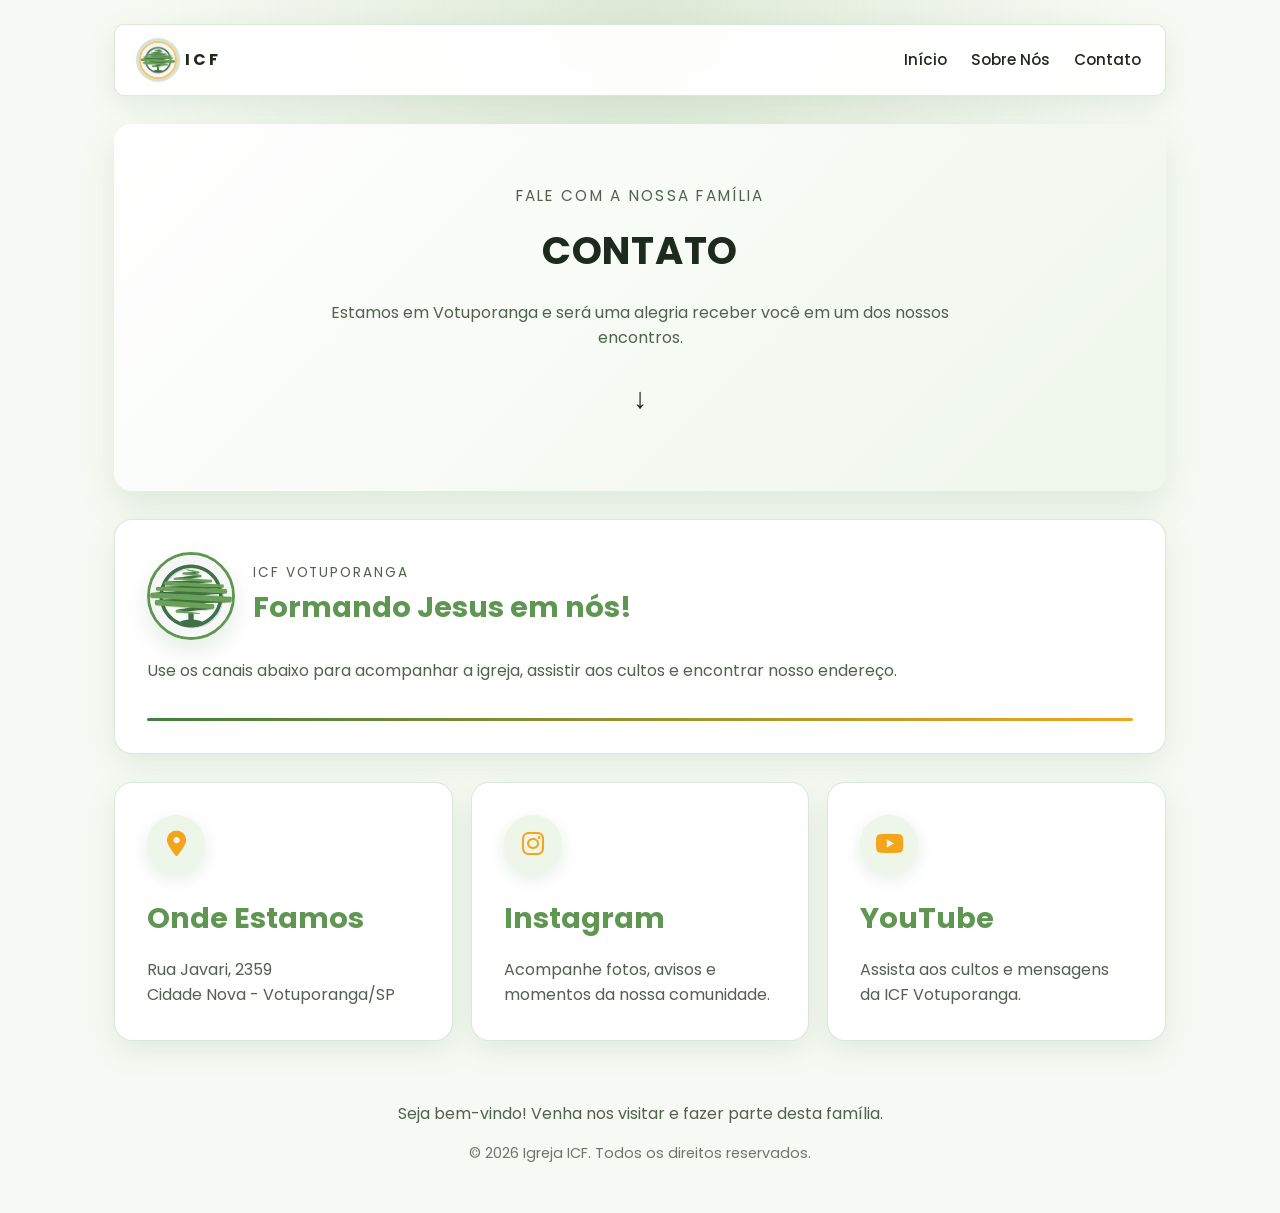
<file: contatos.html>
<!DOCTYPE html>
<html lang="pt-BR">
<head>
    <meta charset="UTF-8">
    <meta name="viewport" content="width=device-width, initial-scale=1.0">
    <title>Contato - Igreja ICF</title>
    <link rel="stylesheet" href="styles.css">
    <link rel="stylesheet" href="contatos.css">
    <link rel="stylesheet" href="https://cdnjs.cloudflare.com/ajax/libs/font-awesome/6.5.1/css/all.min.css">
</head>
<body>
    <div class="pagina">
        <header class="topo">
            <div class="area-logo">
                <img class="logo" src="img/logo.jpg" alt="Logo ICF">
                <span>ICF</span>
            </div>
            <button class="botao-menu" id="botao-menu" aria-label="Abrir menu">☰</button>
            <nav class="menu" id="menu">
                <a href="home.html">Início</a>
                <a href="sobreNos.html">Sobre Nós</a>
                <a href="contatos.html">Contato</a>
            </nav>
        </header>

        <main class="conteudo">
            <section class="capa capa-contato">
                <div class="texto-capa">
                    <p class="subtitulo">Fale com a nossa família</p>
                    <h1>CONTATO</h1>
                    <p class="descricao">Estamos em Votuporanga e será uma alegria receber você em um dos nossos encontros.</p>
                    <div class="seta">↓</div>
                </div>
            </section>

            <section class="cartao contato">
                <div class="cabecalho-contato">
                    <img src="img/logo.jpg" alt="Logo ICF Votuporanga" class="logo-contato">
                    <div>
                        <p class="chamada">ICF Votuporanga</p>
                        <h2>Formando Jesus em nós!</h2>
                    </div>
                </div>
                <p>Use os canais abaixo para acompanhar a igreja, assistir aos cultos e encontrar nosso endereço.</p>
                <div class="barra"></div>
            </section>

            <section class="grade-contato">
                <article class="cartao info-contato">
                    <i class="fa-solid fa-location-dot"></i>
                    <div>
                        <h2>Onde Estamos</h2>
                        <p>Rua Javari, 2359<br>Cidade Nova - Votuporanga/SP</p>
                    </div>
                </article>

                <a class="cartao link-contato" href="https://www.instagram.com/familiavotuporanga/" target="_blank" rel="noopener">
                    <i class="fa-brands fa-instagram"></i>
                    <div>
                        <h2>Instagram</h2>
                        <p>Acompanhe fotos, avisos e momentos da nossa comunidade.</p>
                    </div>
                </a>

                <a class="cartao link-contato" href="https://www.youtube.com/@cristafamiliavotuporanga" target="_blank" rel="noopener">
                    <i class="fa-brands fa-youtube"></i>
                    <div>
                        <h2>YouTube</h2>
                        <p>Assista aos cultos e mensagens da ICF Votuporanga.</p>
                    </div>
                </a>
            </section>
        </main>

        <footer class="rodape">
            <p>Seja bem-vindo! Venha nos visitar e fazer parte desta família.</p>
            <p class="ano-rodape" id="ano"></p>
        </footer>
    </div>
    <script src="scripts.js"></script>
</body>
</html>
</file>
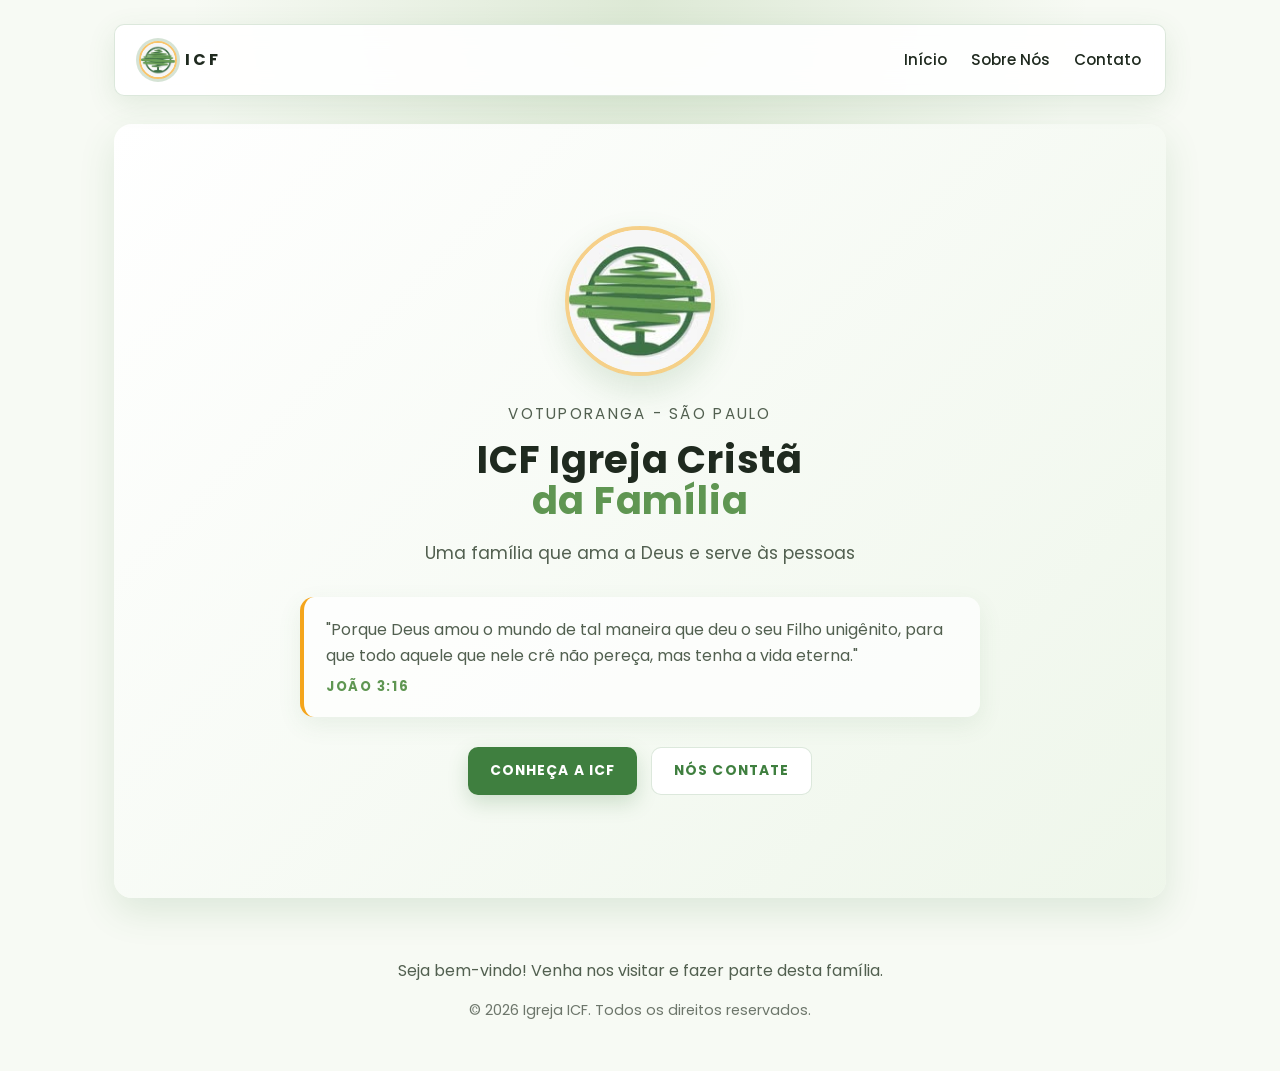
<file: home.html>
<!DOCTYPE html>
<html lang="pt-BR">
<head>
    <meta charset="UTF-8">
    <meta name="viewport" content="width=device-width, initial-scale=1.0">
    <title>Início - Igreja ICF</title>
    <link rel="stylesheet" href="styles.css">
    <link rel="stylesheet" href="home.css">
</head>
<body>
    <div class="pagina">
        <header class="topo">
            <div class="area-logo">
                <img class="logo" src="img/logo.jpg" alt="Logo ICF">
                <span>ICF</span>
            </div>
            <button class="botao-menu" id="botao-menu" aria-label="Abrir menu">☰</button>
            <nav class="menu" id="menu">
                <a href="home.html">Início</a>
                <a href="sobreNos.html">Sobre Nós</a>
                <a href="contatos.html">Contato</a>
            </nav>
        </header>

        <main class="conteudo">
            <section id="home" class="capa inicio">
                <div class="texto-capa">
                    <img class="logo-inicio" src="img/logo.jpg" alt="Logo ICF">
                    <p class="subtitulo">Votuporanga - São Paulo</p>
                    <h1>ICF Igreja Cristã<br><em>da Família</em></h1>
                    <p class="descricao">Uma família que ama a Deus e serve às pessoas</p>
                    <blockquote class="versiculo">
                        "Porque Deus amou o mundo de tal maneira que deu o seu Filho unigênito, para que todo aquele que nele crê não pereça, mas tenha a vida eterna."
                        <cite>João 3:16</cite>
                    </blockquote>
                    <div class="botoes-inicio">
                        <a class="botao principal" href="sobreNos.html">Conheça a ICF</a>
                        <a class="botao secundario" href="contatos.html">Nós contate</a>
                    </div>
                </div>
            </section>
        </main>

        <footer class="rodape">
            <p>Seja bem-vindo! Venha nos visitar e fazer parte desta família.</p>
            <p class="ano-rodape" id="ano"></p>
        </footer>
    </div>
    <script src="scripts.js"></script>
</body>
</html>
</file>
<file: styles.css>
@import url('https://fonts.googleapis.com/css2?family=Poppins:wght@300;500;700&display=swap');

:root {
    color-scheme: light;
    font-family: 'Poppins', sans-serif;
    background: #f7faf4;
    color: #1f2a1f;
    line-height: 1.6;
    --brand-green: #3f7f3f;
    --brand-green-light: #5f9652;
    --brand-amber: #f4a51c;
    --surface: #ffffff;
    --surface-soft: #eef6ea;
    --text-muted: #526050;
    --border-soft: rgba(63, 127, 63, 0.18);
}

* {
    box-sizing: border-box;
}

body {
    margin: 0;
    padding: 0;
    background: radial-gradient(circle at top, rgba(116, 164, 90, 0.2), transparent 36%), #f7faf4;
    animation: aparecerCorpo 0.8s ease-out;
}

@keyframes aparecerCorpo {
    from {
        opacity: 0;
    }
    to {
        opacity: 1;
    }
}

@keyframes subir {
    from {
        opacity: 0;
        transform: translateY(30px);
    }
    to {
        opacity: 1;
        transform: translateY(0);
    }
}

@keyframes aparecer {
    from {
        opacity: 0;
    }
    to {
        opacity: 1;
    }
}

@keyframes pular {
    0%, 100% {
        transform: translateY(0);
    }
    50% {
        transform: translateY(-10px);
    }
}

@keyframes piscar {
    0%, 100% {
        opacity: 1;
    }
    50% {
        opacity: 0.5;
    }
}

@keyframes crescerLargura {
    from {
        width: 0;
    }
    to {
        width: 100%;
    }
}

.pagina {
    max-width: 1100px;
    margin: 0 auto;
    padding: 24px;
}

.topo {
    display: flex;
    justify-content: space-between;
    align-items: center;
    background: rgba(255, 255, 255, 0.92);
    color: #1f2a1f;
    padding: 16px 24px;
    border: 1px solid var(--border-soft);
    border-radius: 10px;
    box-shadow: 0 8px 28px rgba(63, 127, 63, 0.12);
    animation: subir 0.6s ease-out;
    position: sticky;
    top: 0;
    z-index: 100;
    backdrop-filter: blur(12px);
}

.area-logo {
    display: flex;
    align-items: center;
    gap: 8px;
    font-weight: 700;
    letter-spacing: 0.2em;
    animation: aparecer 0.8s ease-out;
}

.logo {
    width: 38px;
    height: 38px;
    border-radius: 50%;
    object-fit: cover;
    border: 2px solid rgba(244, 165, 28, 0.65);
    box-shadow: 0 0 0 3px rgba(63, 127, 63, 0.22);
}

.menu {
    display: flex;
    gap: 24px;
    align-items: center;
}

.menu a {
    color: #1f2a1f;
    text-decoration: none;
    font-size: 0.95rem;
    font-weight: 500;
    position: relative;
    transition: color 0.3s ease;
}

.menu a::after {
    content: '';
    position: absolute;
    bottom: -4px;
    left: 0;
    width: 0;
    height: 2px;
    background: var(--brand-amber);
    transition: width 0.3s ease;
}

.menu a:hover {
    color: var(--brand-amber);
}

.menu a:hover::after {
    width: 100%;
}

.botao-menu {
    display: none;
    background: none;
    border: none;
    color: #1f2a1f;
    font-size: 1.5rem;
    cursor: pointer;
    padding: 8px;
    transition: transform 0.3s ease;
}

.botao-menu:hover {
    transform: scale(1.2);
}

.conteudo {
    display: grid;
    gap: 28px;
    margin-top: 28px;
}

.capa {
    background: linear-gradient(135deg, rgba(255, 255, 255, 0.98), rgba(238, 246, 234, 0.98));
    border-radius: 18px;
    padding: 60px 32px;
    text-align: center;
    box-shadow: 0 14px 36px rgba(63, 127, 63, 0.14);
    animation: subir 0.8s ease-out 0.1s both;
    position: relative;
    overflow: hidden;
}

.capa::before {
    display: none;
}

.texto-capa {
    position: relative;
    z-index: 1;
}

.capa .subtitulo {
    margin: 0 0 12px;
    font-size: 0.95rem;
    color: var(--text-muted);
    letter-spacing: 0.15em;
    text-transform: uppercase;
    animation: aparecer 0.8s ease-out 0.2s both;
}

.capa h1 {
    margin: 0;
    font-size: clamp(2.4rem, 3vw, 4rem);
    letter-spacing: 0.02em;
    animation: subir 0.8s ease-out 0.3s both;
    color: #1f2a1f;
}

.descricao {
    max-width: 700px;
    margin: 18px auto 0;
    color: var(--text-muted);
    animation: subir 0.8s ease-out 0.4s both;
}

.seta {
    margin-top: 24px;
    font-size: 1.8rem;
    animation: pular 2s infinite;
    cursor: pointer;
}

.cartao {
    background: var(--surface);
    border-radius: 18px;
    padding: 32px;
    box-shadow: 0 10px 30px rgba(63, 127, 63, 0.12);
    animation: subir 0.8s ease-out;
    transition: all 0.3s ease;
    border: 1px solid var(--border-soft);
}

.cartao:hover {
    box-shadow: 0 14px 36px rgba(63, 127, 63, 0.18);
    transform: translateY(-2px);
}

.cartao h2 {
    margin-top: 0;
    font-size: 1.8rem;
    color: var(--brand-green-light);
    animation: subir 0.8s ease-out 0.1s both;
}

.cartao p {
    margin: 16px 0 0;
    color: var(--text-muted);
    animation: subir 0.8s ease-out 0.2s both;
}

.barra {
    height: 3px;
    background: linear-gradient(90deg, var(--brand-green) 0%, var(--brand-amber) 100%);
    border-radius: 2px;
    margin-top: 16px;
    animation: subir 0.8s ease-out 0.3s both, crescerLargura 1.5s ease-out 0.6s forwards;
}

.rodape {
    text-align: center;
    margin: 20px auto 0;
    padding: 24px 0;
    color: var(--text-muted);
    animation: subir 0.8s ease-out 0.6s both;
}

.ano-rodape {
    font-size: 0.9rem;
    color: #6d766b;
    margin: 8px 0 0;
}

@media (max-width: 820px) {
    .topo {
        gap: 16px;
    }

    .botao-menu {
        display: block;
    }

    .menu {
        display: none;
        position: absolute;
        top: 60px;
        left: 0;
        right: 0;
        flex-direction: column;
        background: var(--surface);
        padding: 16px 24px;
        gap: 12px;
        border-radius: 0 0 12px 12px;
        width: 100%;
        border: 1px solid var(--border-soft);
        animation: subir 0.3s ease-out;
    }

    .menu.aberto {
        display: flex;
    }

}

@media (max-width: 560px) {
    .pagina {
        padding: 12px;
    }

    .capa,
    .cartao {
        padding: 20px;
    }

    .capa {
        padding: 40px 20px;
    }

}
</file>
<file: contatos.css>
.capa-contato {
    padding-bottom: 70px;
}

.contato {
    display: grid;
    gap: 18px;
}

.cabecalho-contato {
    display: flex;
    align-items: center;
    gap: 18px;
}

.logo-contato {
    width: 88px;
    height: 88px;
    border-radius: 50%;
    object-fit: cover;
    border: 3px solid var(--brand-green-light);
    box-shadow: 0 10px 24px rgba(63, 127, 63, 0.14);
    flex: 0 0 auto;
}

.chamada {
    margin: 0 0 6px;
    color: var(--text-muted);
    font-size: 0.85rem;
    letter-spacing: 0.14em;
    text-transform: uppercase;
}

.contato h2,
.info-contato h2,
.link-contato h2 {
    margin: 0;
}

.contato p {
    margin-top: 0;
}

.grade-contato {
    display: grid;
    grid-template-columns: repeat(3, minmax(0, 1fr));
    gap: 18px;
}

.info-contato,
.link-contato {
    min-height: 230px;
    display: flex;
    flex-direction: column;
    justify-content: space-between;
    gap: 22px;
    color: #1f2a1f;
    text-decoration: none;
}

.info-contato > i,
.link-contato > i {
    width: 58px;
    height: 58px;
    display: inline-flex;
    align-items: center;
    justify-content: center;
    border-radius: 50%;
    background: var(--surface-soft);
    color: var(--brand-amber);
    font-size: 1.6rem;
    box-shadow: 0 6px 18px rgba(63, 127, 63, 0.14);
}

.link-contato {
    cursor: pointer;
}

.link-contato:hover > i {
    transform: scale(1.08) rotate(8deg);
    transition: transform 0.3s ease;
}

@media (max-width: 820px) {
    .grade-contato {
        grid-template-columns: 1fr;
    }
}

@media (max-width: 560px) {
    .cabecalho-contato {
        align-items: flex-start;
        flex-direction: column;
    }

    .logo-contato {
        width: 78px;
        height: 78px;
    }
}
</file>
<file: home.css>
.inicio {
    min-height: calc(100vh - 190px);
    display: flex;
    align-items: center;
    justify-content: center;
    padding: clamp(64px, 8vw, 104px) 32px;
}

.logo-inicio {
    width: 150px;
    height: 150px;
    display: block;
    margin: 0 auto 26px;
    border-radius: 50%;
    object-fit: cover;
    border: 4px solid rgba(244, 165, 28, 0.5);
    box-shadow: 0 14px 32px rgba(63, 127, 63, 0.16);
    animation: aparecer 0.8s ease-out 0.15s both;
}

.inicio h1 {
    line-height: 1.08;
}

.inicio h1 em {
    color: var(--brand-green-light);
    font-style: normal;
}

.inicio .descricao {
    font-size: 1.08rem;
}

.versiculo {
    max-width: 680px;
    margin: 30px auto 0;
    padding: 20px 22px;
    background: rgba(255, 255, 255, 0.72);
    border-left: 4px solid var(--brand-amber);
    border-radius: 14px;
    color: var(--text-muted);
    font-size: 1rem;
    text-align: left;
    box-shadow: 0 8px 24px rgba(63, 127, 63, 0.09);
    animation: subir 0.8s ease-out 0.5s both;
}

.versiculo cite {
    display: block;
    margin-top: 8px;
    color: var(--brand-green-light);
    font-size: 0.82rem;
    font-style: normal;
    font-weight: 700;
    letter-spacing: 0.12em;
    text-transform: uppercase;
}

.botoes-inicio {
    display: flex;
    justify-content: center;
    gap: 14px;
    flex-wrap: wrap;
    margin-top: 30px;
    animation: subir 0.8s ease-out 0.6s both;
}

.botao {
    display: inline-flex;
    align-items: center;
    justify-content: center;
    min-height: 46px;
    padding: 12px 22px;
    border-radius: 10px;
    font-size: 0.86rem;
    font-weight: 700;
    letter-spacing: 0.08em;
    text-decoration: none;
    text-transform: uppercase;
    transition: all 0.3s ease;
}

.botao.principal {
    background: var(--brand-green);
    color: #ffffff;
    box-shadow: 0 8px 20px rgba(63, 127, 63, 0.22);
}

.botao.principal:hover {
    background: var(--brand-green-light);
    transform: translateY(-2px);
}

.botao.secundario {
    background: #ffffff;
    color: var(--brand-green);
    border: 1px solid var(--border-soft);
}

.botao.secundario:hover {
    color: var(--brand-amber);
    border-color: rgba(244, 165, 28, 0.55);
    transform: translateY(-2px);
}
</file>
